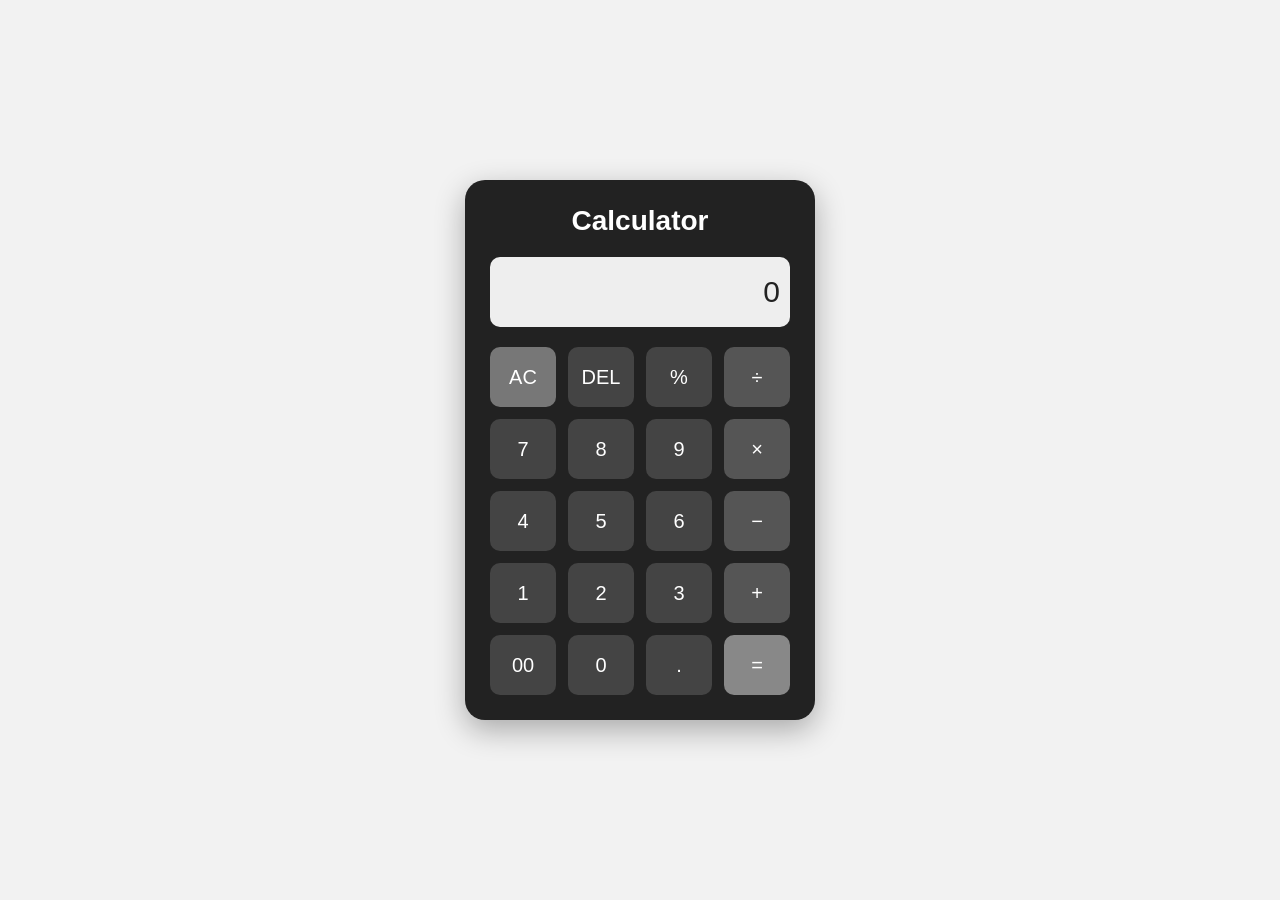
<file: Calculator/index.html>
<!DOCTYPE html>
<html lang="en">

<head>
    <meta charset="UTF-8">
    <meta name="viewport" content="width=device-width, initial-scale=1.0">

    <title>Calculator</title>

    <link rel="stylesheet" href="style.css">
</head>

<body>

    <div class="calculator">

        <h1>Calculator</h1>

        <!-- Display -->
        <input
            type="text"
            id="display"
            value="0"
            readonly
        >

        <!-- Buttons -->
        <div class="buttons">

            <button class="clear" onclick="clearDisplay()">AC</button>
            <button onclick="deleteLast()">DEL</button>
            <button onclick="appendValue('%')">%</button>
            <button class="operator" onclick="appendValue('/')">÷</button>


            <button onclick="appendValue('7')">7</button>
            <button onclick="appendValue('8')">8</button>
            <button onclick="appendValue('9')">9</button>
            <button class="operator" onclick="appendValue('*')">×</button>


            <button onclick="appendValue('4')">4</button>
            <button onclick="appendValue('5')">5</button>
            <button onclick="appendValue('6')">6</button>
            <button class="operator" onclick="appendValue('-')">−</button>


            <button onclick="appendValue('1')">1</button>
            <button onclick="appendValue('2')">2</button>
            <button onclick="appendValue('3')">3</button>
            <button class="operator" onclick="appendValue('+')">+</button>


            <button onclick="appendValue('00')">00</button>
            <button onclick="appendValue('0')">0</button>
            <button onclick="appendValue('.')">.</button>
            <button class="equal" onclick="calculate()">=</button>

        </div>

    </div>


    <script src="script.js"></script>

</body>

</html>
</file>
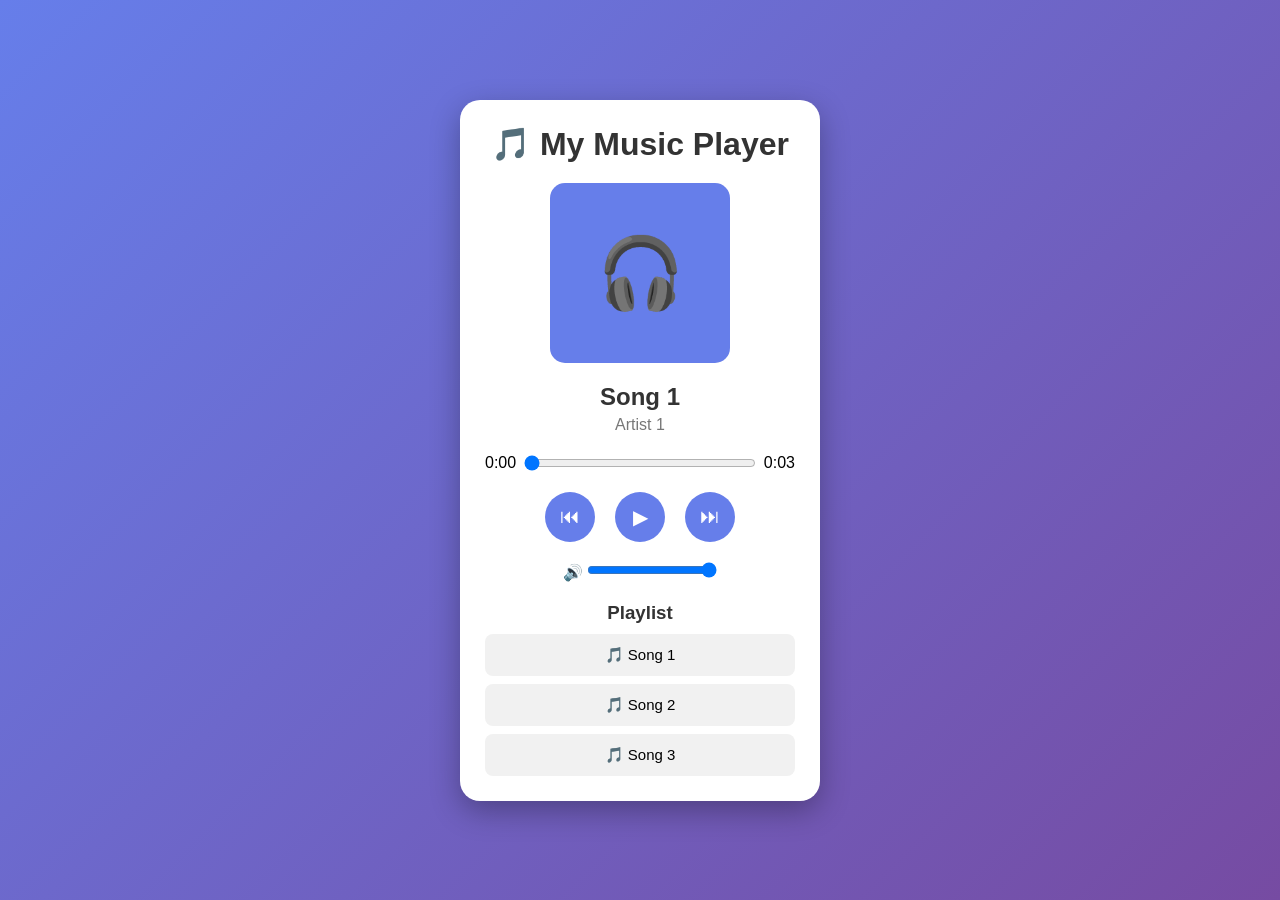
<file: MusicPlayer/index.html>
<!DOCTYPE html>
<html lang="en">
<head>
    <meta charset="UTF-8">
    <meta name="viewport" content="width=device-width, initial-scale=1.0">
    <title>Music Player</title>
    <link rel="stylesheet" href="style.css">
</head>

<body>

    <div class="music-player">

        <h1>🎵 My Music Player</h1>

        <div class="album">
            🎧
        </div>

        <h2 id="song-title">Song 1</h2>
        <p id="artist">Artist 1</p>

        <audio id="audio"></audio>

        <div class="progress-section">
            <span id="current-time">0:00</span>

            <input type="range" id="progress" value="0" min="0" max="100">

            <span id="duration">0:00</span>
        </div>

        <div class="controls">
            <button id="prev">⏮</button>
            <button id="play">▶</button>
            <button id="next">⏭</button>
        </div>

        <div class="volume-section">
            🔊
            <input type="range" id="volume" min="0" max="1" step="0.01" value="1">
        </div>

        <h3>Playlist</h3>

        <div class="playlist">
            <button onclick="selectSong(0)">🎵 Song 1</button>
            <button onclick="selectSong(1)">🎵 Song 2</button>
            <button onclick="selectSong(2)">🎵 Song 3</button>
        </div>

    </div>

    <script src="script.js"></script>

</body>
</html>
</file>
<file: Calculator/style.css>
/* Reset */

* {
    margin: 0;
    padding: 0;
    box-sizing: border-box;
}


/* Body */

body {
    min-height: 100vh;

    display: flex;

    justify-content: center;

    align-items: center;

    font-family: Arial, sans-serif;

    background: #f2f2f2;
}


/* Calculator */

.calculator {
    width: 350px;

    padding: 25px;

    background: #222;

    border-radius: 20px;

    box-shadow: 0 10px 30px rgba(0, 0, 0, 0.3);
}


/* Heading */

h1 {
    color: white;

    text-align: center;

    margin-bottom: 20px;

    font-size: 28px;
}


/* Display */

#display {
    width: 100%;

    height: 70px;

    margin-bottom: 20px;

    padding: 10px;

    border: none;

    border-radius: 10px;

    background: #eee;

    color: #222;

    font-size: 30px;

    text-align: right;

    outline: none;
}


/* Buttons Container */

.buttons {
    display: grid;

    grid-template-columns: repeat(4, 1fr);

    gap: 12px;
}


/* Buttons */

button {
    height: 60px;

    border: none;

    border-radius: 10px;

    background: #444;

    color: white;

    font-size: 20px;

    cursor: pointer;

    transition: 0.2s;
}


/* Hover */

button:hover {
    background: #666;

    transform: scale(1.03);
}


/* Click */

button:active {
    transform: scale(0.95);
}


/* Operators */

.operator {
    background: #555;
}


.operator:hover {
    background: #777;
}


/* Clear */

.clear {
    background: #777;
}


/* Equal */

.equal {
    background: #888;
}


.equal:hover {
    background: #aaa;
}


/* Mobile */

@media (max-width: 400px) {

    .calculator {
        width: 90%;
        padding: 20px;
    }

    button {
        height: 55px;
    }

}
</file>
<file: MusicPlayer/style.css>
* {
    margin: 0;
    padding: 0;
    box-sizing: border-box;
}

body {
    font-family: Arial, sans-serif;
    background: linear-gradient(135deg, #667eea, #764ba2);
    min-height: 100vh;

    display: flex;
    justify-content: center;
    align-items: center;
}

.music-player {
    width: 360px;
    background: white;
    padding: 25px;
    border-radius: 20px;
    text-align: center;
    box-shadow: 0 10px 30px rgba(0, 0, 0, 0.3);
}

h1 {
    margin-bottom: 20px;
    color: #333;
}

.album {
    width: 180px;
    height: 180px;
    margin: auto;
    border-radius: 15px;
    background: #667eea;

    display: flex;
    justify-content: center;
    align-items: center;

    font-size: 70px;
}

h2 {
    margin-top: 20px;
    color: #333;
}

#artist {
    color: #777;
    margin-top: 5px;
}

.progress-section {
    display: flex;
    align-items: center;
    gap: 8px;
    margin-top: 20px;
}

#progress {
    width: 100%;
}

.controls {
    display: flex;
    justify-content: center;
    gap: 20px;
    margin: 20px 0;
}

.controls button {
    width: 50px;
    height: 50px;
    border: none;
    border-radius: 50%;
    background: #667eea;
    color: white;
    font-size: 20px;
    cursor: pointer;
}

.controls button:hover {
    transform: scale(1.08);
}

.volume-section {
    margin: 15px 0;
}

#volume {
    width: 130px;
}

h3 {
    margin: 20px 0 10px;
    color: #333;
}

.playlist {
    display: flex;
    flex-direction: column;
    gap: 8px;
}

.playlist button {
    padding: 12px;
    border: none;
    border-radius: 8px;
    background: #f1f1f1;
    cursor: pointer;
    font-size: 15px;
}

.playlist button:hover {
    background: #667eea;
    color: white;
}

@media (max-width: 450px) {
    .music-player {
        width: 90%;
    }
}
</file>
